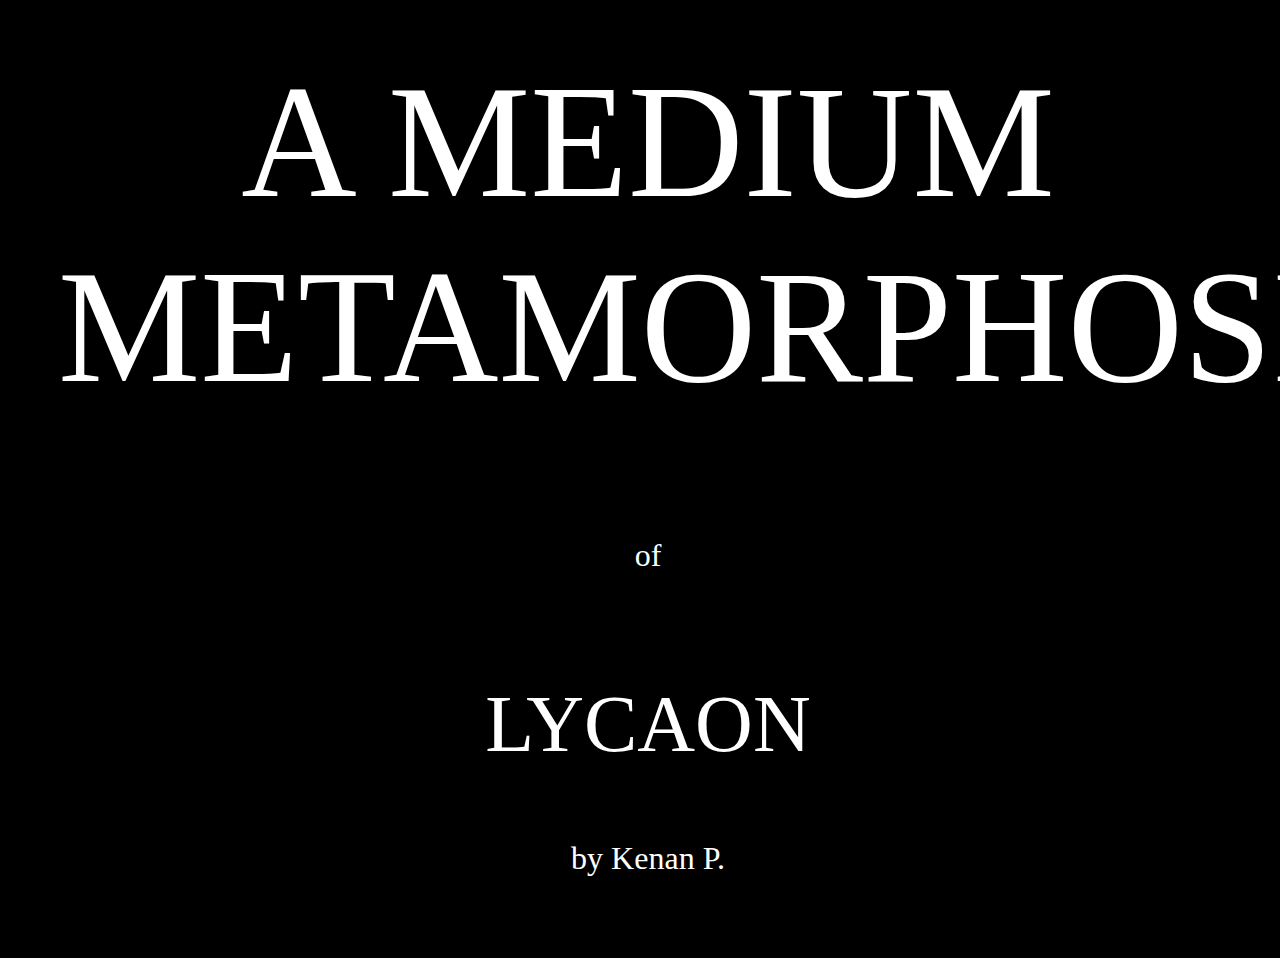
<file: index.html>
<!doctype html>
<html lang="en">

<head>
    <!-- Required meta tags -->
    <meta charset="utf-8">
    <meta name="viewport" content="width=device-width, initial-scale=1, shrink-to-fit=no">
    <meta name="apple-mobile-web-app-capable" content="yes">
    <title>Lycaon</title>

    <link rel="icon" href="">

    <!-- Link to My CSS Sheet-->
    <link rel="stylesheet" type="text/css" href="style.css">

    <!-- Link to fontawesome icons-->
    <!-- (just in case)
    <script defer src="https://use.fontawesome.com/releases/v5.3.1/js/all.js"></script>
    -->

</head> 

<body >

    <div id="background">
        <div id="bg-1" class="bg-shape"></div>
    </div>

    <p id="mobile-message">The following website is intended for view on laptop or desktop.</p>

    <div id="content">

    
    
    <p id="title" class="text">A MEDIUM </br>METAMORPHOSIS </br> <span id="of">of</span></br>  <span id="lycaon">LYCAON</span> </p>
    <p id="artist" class="text">by Kenan P.</p>
    <!-- <p id="click-to-start" class="text">CLICK TO START</p> -->

        </div>d

    <a class="next-page" href="page-1.html"></a>
    

</body>


</html>
</file>
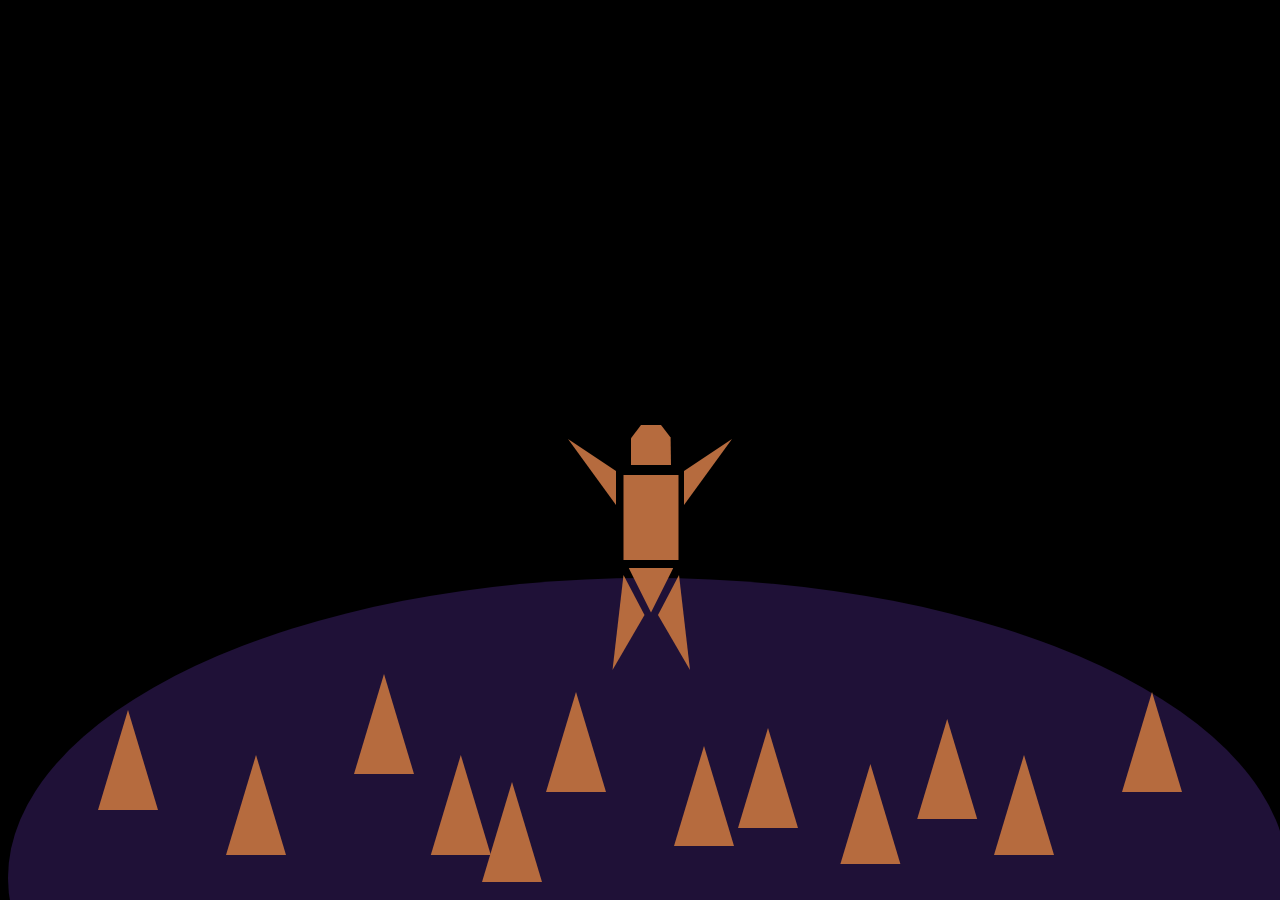
<file: page-1.html>
<!doctype html>
<html lang="en">

<head>
    <!-- Required meta tags -->
    <meta charset="utf-8">
    <meta name="viewport" content="width=device-width, initial-scale=1, shrink-to-fit=no">
    <meta name="apple-mobile-web-app-capable" content="yes">
    <title>Lycaon</title>

    <link rel="icon" href="">

    <!-- Link to My CSS Sheet-->
    <link rel="stylesheet" type="text/css" href="page-1.css">

    <!-- Link to fontawesome icons-->
    <!-- (just in case)
    <script defer src="https://use.fontawesome.com/releases/v5.3.1/js/all.js"></script>
    -->

</head> 

<body >

    <div id="background">
        <div id="bg-1" class="bg-shape"></div>
    </div>

    <div id="zeus">
        <div id="tri-1" class="triangle"></div>
        <div id="tri-2" class="triangle"></div>
        <div id="tri-3" class="triangle"></div>
        <div id="tri-4" class="triangle"></div>
        <div id="tri-5" class="triangle"></div>
        <div id="tri-6" class="triangle"></div>
        <div id="tri-7" class="triangle"></div>
    </div>

    <div id="per-1" class="triangle"></div>
    <div id="per-2" class="triangle"></div>
    <div id="per-3" class="triangle"></div>
    <div id="per-4" class="triangle"></div>
    <div id="per-5" class="triangle"></div>
    <div id="per-6" class="triangle"></div>
    <div id="per-7" class="triangle"></div>
    <div id="per-8" class="triangle"></div>
    <div id="per-9" class="triangle"></div>
    <div id="per-10" class="triangle"></div>
    <div id="per-11" class="triangle"></div>
    <div id="per-12" class="triangle"></div>
   


    <a class="next-page" href="page-2.html"></a>
</body>


</html>
</file>
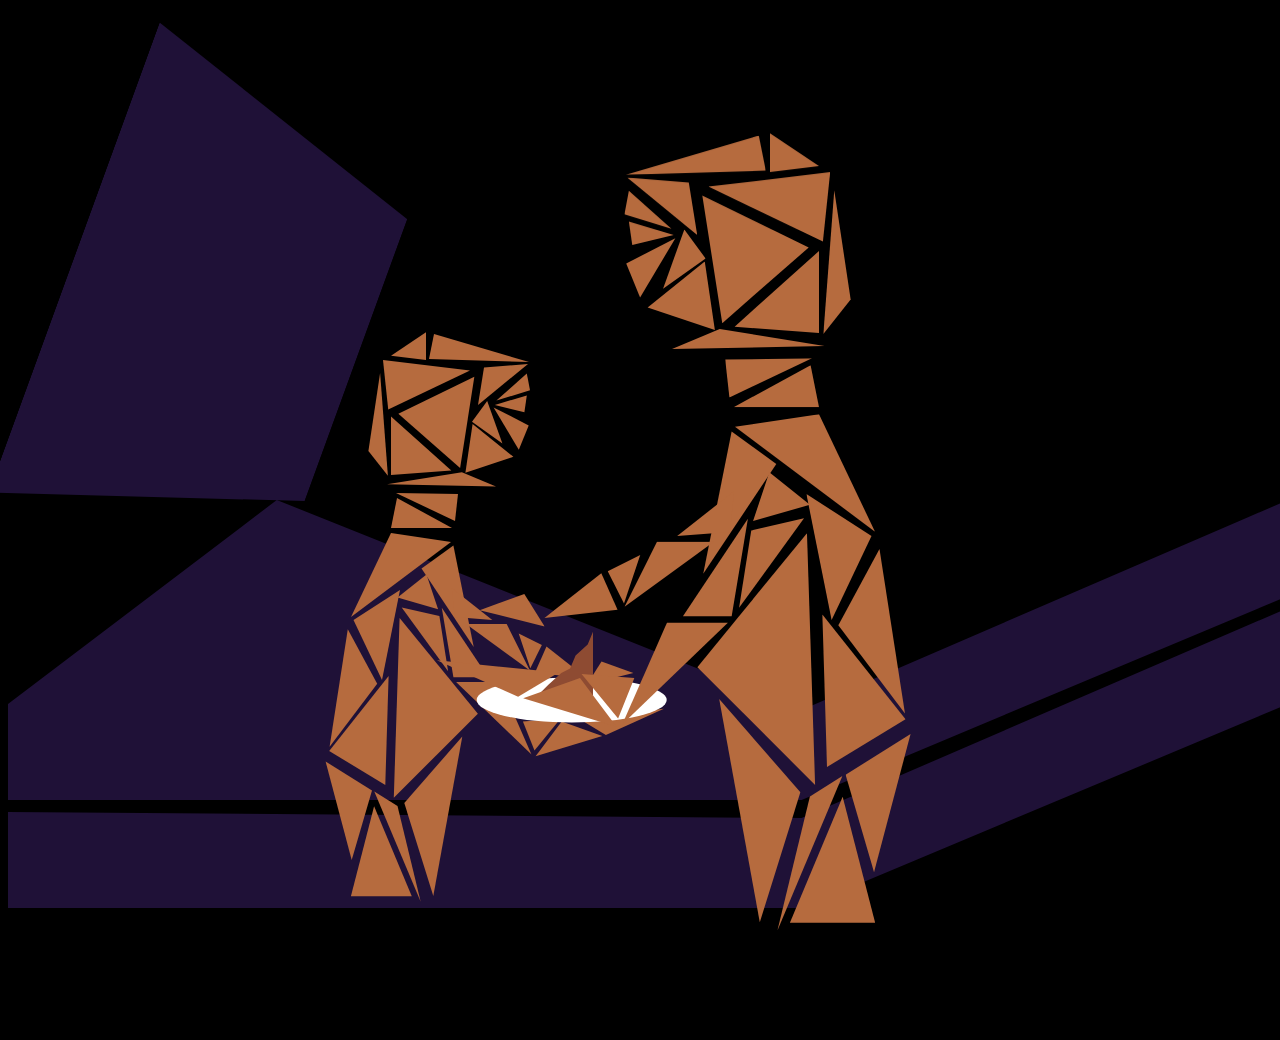
<file: page-2.html>
<!doctype html>
<html lang="en">

<head>
    <!-- Required meta tags -->
    <meta charset="utf-8">
    <meta name="viewport" content="width=device-width, initial-scale=1, shrink-to-fit=no">
    <meta name="apple-mobile-web-app-capable" content="yes">
    <title>Lycaon</title>

    <link rel="icon" href="">

    <!-- Link to My CSS Sheet-->
    <link rel="stylesheet" type="text/css" href="page-2.css">

    <!-- Link to fontawesome icons-->
    <!-- (just in case)
    <script defer src="https://use.fontawesome.com/releases/v5.3.1/js/all.js"></script>
    -->

</head> 

<body >

    <div id="background">
        <div id="bg-1" class="bg-shape"></div>
        <div id="bg-2" class="bg-shape"></div>
        <div id="bg-3" class="bg-shape"></div>
    </div>

    <div id="lycaon" class="container">
        <!-- <div class="grid-item">1</div>
        <div class="grid-item">2</div>
        <div class="grid-item">3</div>  
        <div class="grid-item">4</div>
        <div class="grid-item">5</div>
        <div class="grid-item">6</div>  
        <div class="grid-item">7</div>
        <div class="grid-item">1</div>
        <div class="grid-item">2</div>
        <div class="grid-item">3</div>  
        <div class="grid-item">4</div>
        <div class="grid-item">5</div>
        <div class="grid-item">6</div>  
        <div class="grid-item">7</div>
        <div class="grid-item">1</div>
        <div class="grid-item">2</div>
        <div class="grid-item">3</div>  
        <div class="grid-item">4</div>
        <div class="grid-item">5</div>
        <div class="grid-item">6</div>  
        <div class="grid-item">7</div>
        <div class="grid-item">1</div>
        <div class="grid-item">2</div>
        <div class="grid-item">3</div>  
        <div class="grid-item">4</div>
        <div class="grid-item">5</div>
        <div class="grid-item">6</div>  
        <div class="grid-item">7</div> -->

        <div id="tri-1" class="triangle"></div>
        <div id="tri-2" class="triangle"></div>
        <div id="tri-3" class="triangle"></div>
        <div id="tri-4" class="triangle"></div>
        <div id="tri-5" class="triangle"></div>
        <div id="tri-6" class="triangle"></div>
        <div id="tri-7" class="triangle"></div>
        <div id="tri-8" class="triangle"></div>
        <div id="tri-9" class="triangle"></div>
        <div id="tri-10" class="triangle"></div>
        <div id="tri-11" class="triangle"></div>
        <div id="tri-12" class="triangle"></div>
        <div id="tri-13" class="triangle"></div>
        <div id="tri-14" class="triangle"></div>
        <div id="tri-15" class="triangle"></div>
        <div id="tri-16" class="triangle"></div>
        <div id="tri-17" class="triangle"></div>
        <div id="tri-18" class="triangle"></div>
        <div id="tri-19" class="triangle"></div>
        <div id="tri-20" class="triangle"></div>
        <div id="tri-21" class="triangle"></div>
        <div id="tri-22" class="triangle"></div>
        <div id="tri-23" class="triangle"></div>
        <div id="tri-24" class="triangle"></div>
        <div id="tri-25" class="triangle"></div>
        <div id="tri-26" class="triangle"></div>
        <div id="tri-27" class="triangle"></div>
        <div id="tri-28" class="triangle"></div>
        <div id="tri-29" class="triangle"></div>
        <div id="tri-30" class="triangle"></div>
        <div id="tri-31" class="triangle"></div>
        <div id="tri-32" class="triangle"></div>
        <div id="tri-33" class="triangle"></div>
        <div id="tri-34" class="triangle"></div>
        <div id="tri-35" class="triangle"></div>
        <div id="tri-36" class="triangle"></div>
        <div id="tri-37" class="triangle"></div>
    </div>

    <div id="plate">
        <div id="cir-plate"></div>
        <div id="tri-food"></div>
    </div>

    <div id="zeus">
        <div id="tri-1" class="triangle"></div>
        <div id="tri-2" class="triangle"></div>
        <div id="tri-3" class="triangle"></div>
        <div id="tri-4" class="triangle"></div>
        <div id="tri-5" class="triangle"></div>
        <div id="tri-6" class="triangle"></div>
        <div id="tri-7" class="triangle"></div>
        <div id="tri-8" class="triangle"></div>
        <div id="tri-9" class="triangle"></div>
        <div id="tri-10" class="triangle"></div>
        <div id="tri-11" class="triangle"></div>
        <div id="tri-12" class="triangle"></div>
        <div id="tri-13" class="triangle"></div>
        <div id="tri-14" class="triangle"></div>
        <div id="tri-15" class="triangle"></div>
        <div id="tri-16" class="triangle"></div>
        <div id="tri-17" class="triangle"></div>
        <div id="tri-18" class="triangle"></div>
        <div id="tri-19" class="triangle"></div>
        <div id="tri-20" class="triangle"></div>
        <div id="tri-21" class="triangle"></div>
        <div id="tri-22" class="triangle"></div>
        <div id="tri-23" class="triangle"></div>
        <div id="tri-24" class="triangle"></div>
        <div id="tri-25" class="triangle"></div>
        <div id="tri-26" class="triangle"></div>
        <div id="tri-27" class="triangle"></div>
        <div id="tri-28" class="triangle"></div>
        <div id="tri-29" class="triangle"></div>
        <div id="tri-30" class="triangle"></div>
        <div id="tri-31" class="triangle"></div>
        <div id="tri-32" class="triangle"></div>
        <div id="tri-33" class="triangle"></div>
        <div id="tri-34" class="triangle"></div>
        <div id="tri-35" class="triangle"></div>
        <div id="tri-36" class="triangle"></div>
        <div id="tri-37" class="triangle"></div>
    </div>


    <a class="next-page" href="page-3.html"></a>
</body>


</html>
</file>
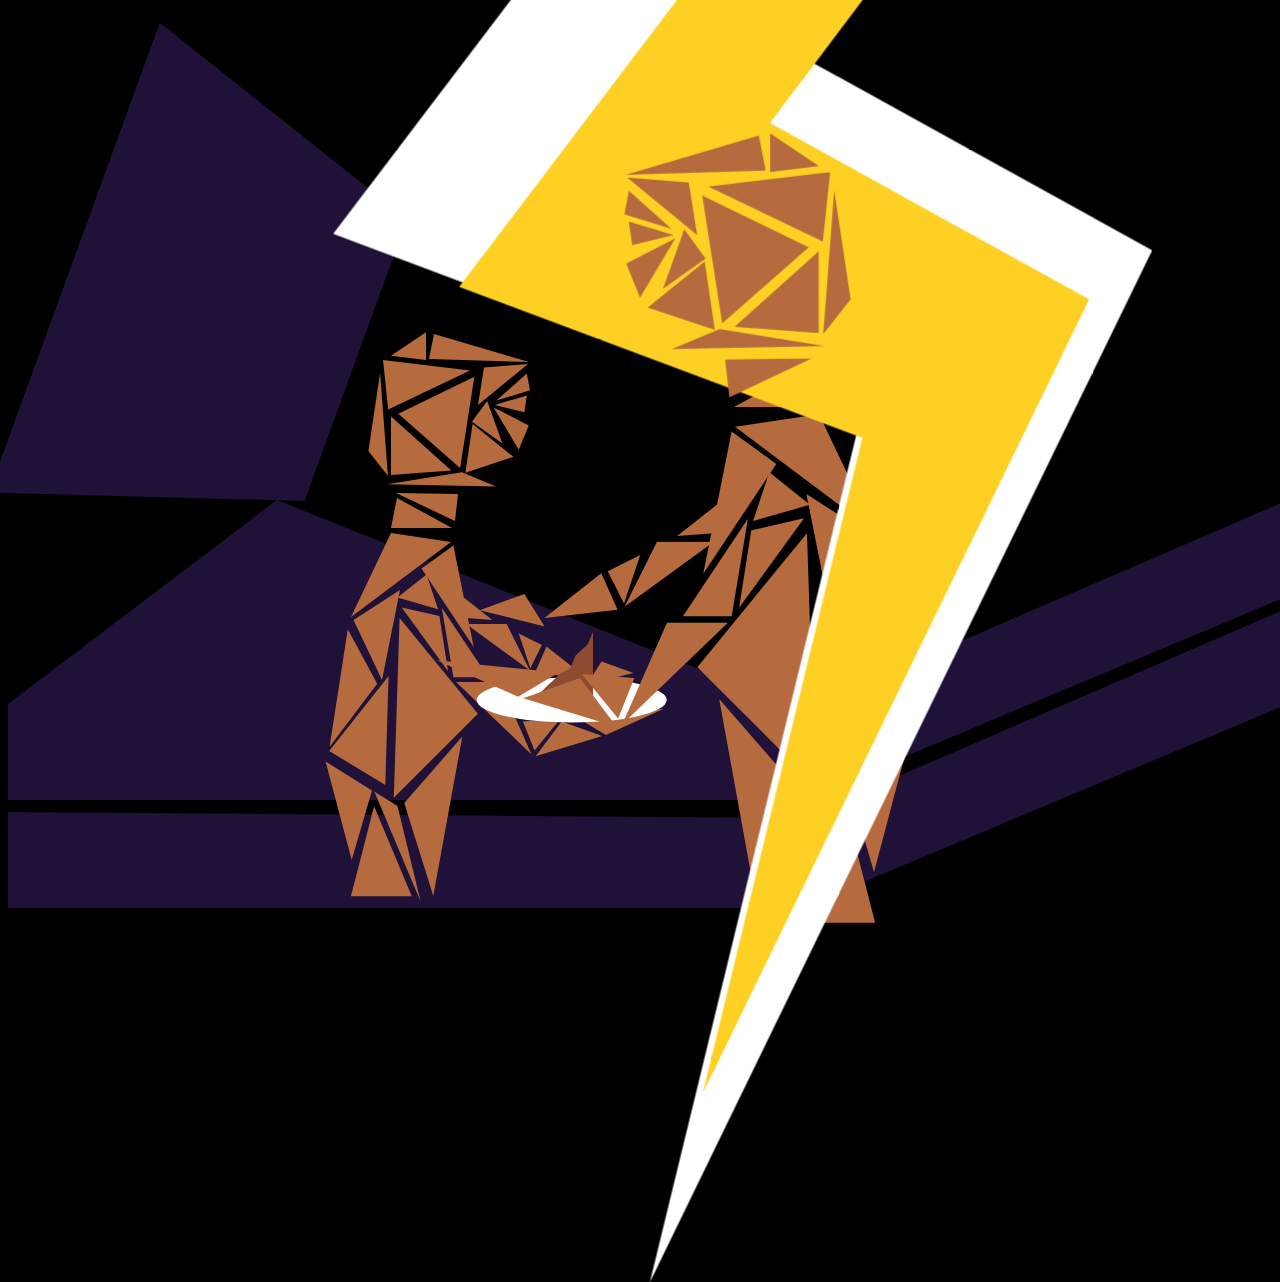
<file: page-3.html>
<!doctype html>
<html lang="en">

<head>
    <!-- Required meta tags -->
    <meta charset="utf-8">
    <meta name="viewport" content="width=device-width, initial-scale=1, shrink-to-fit=no">
    <meta name="apple-mobile-web-app-capable" content="yes">
    <title>Lycaon</title>

    <link rel="icon" href="">

    <!-- Link to My CSS Sheet-->
    <link rel="stylesheet" type="text/css" href="page-3.css">

    <!-- Link to fontawesome icons-->
    <!-- (just in case)
    <script defer src="https://use.fontawesome.com/releases/v5.3.1/js/all.js"></script>
    -->

</head> 

<body >

    <div id="background">
        <div id="bg-1" class="bg-shape"></div>
        <div id="bg-2" class="bg-shape"></div>
        <div id="bg-3" class="bg-shape"></div>
    </div>

    <div id="lycaon" class="container">
        <!-- <div class="grid-item">1</div>
        <div class="grid-item">2</div>
        <div class="grid-item">3</div>  
        <div class="grid-item">4</div>
        <div class="grid-item">5</div>
        <div class="grid-item">6</div>  
        <div class="grid-item">7</div>
        <div class="grid-item">1</div>
        <div class="grid-item">2</div>
        <div class="grid-item">3</div>  
        <div class="grid-item">4</div>
        <div class="grid-item">5</div>
        <div class="grid-item">6</div>  
        <div class="grid-item">7</div>
        <div class="grid-item">1</div>
        <div class="grid-item">2</div>
        <div class="grid-item">3</div>  
        <div class="grid-item">4</div>
        <div class="grid-item">5</div>
        <div class="grid-item">6</div>  
        <div class="grid-item">7</div>
        <div class="grid-item">1</div>
        <div class="grid-item">2</div>
        <div class="grid-item">3</div>  
        <div class="grid-item">4</div>
        <div class="grid-item">5</div>
        <div class="grid-item">6</div>  
        <div class="grid-item">7</div> -->

        <div id="tri-1" class="triangle"></div>
        <div id="tri-2" class="triangle"></div>
        <div id="tri-3" class="triangle"></div>
        <div id="tri-4" class="triangle"></div>
        <div id="tri-5" class="triangle"></div>
        <div id="tri-6" class="triangle"></div>
        <div id="tri-7" class="triangle"></div>
        <div id="tri-8" class="triangle"></div>
        <div id="tri-9" class="triangle"></div>
        <div id="tri-10" class="triangle"></div>
        <div id="tri-11" class="triangle"></div>
        <div id="tri-12" class="triangle"></div>
        <div id="tri-13" class="triangle"></div>
        <div id="tri-14" class="triangle"></div>
        <div id="tri-15" class="triangle"></div>
        <div id="tri-16" class="triangle"></div>
        <div id="tri-17" class="triangle"></div>
        <div id="tri-18" class="triangle"></div>
        <div id="tri-19" class="triangle"></div>
        <div id="tri-20" class="triangle"></div>
        <div id="tri-21" class="triangle"></div>
        <div id="tri-22" class="triangle"></div>
        <div id="tri-23" class="triangle"></div>
        <div id="tri-24" class="triangle"></div>
        <div id="tri-25" class="triangle"></div>
        <div id="tri-26" class="triangle"></div>
        <div id="tri-27" class="triangle"></div>
        <div id="tri-28" class="triangle"></div>
        <div id="tri-29" class="triangle"></div>
        <div id="tri-30" class="triangle"></div>
        <div id="tri-31" class="triangle"></div>
        <div id="tri-32" class="triangle"></div>
        <div id="tri-33" class="triangle"></div>
        <div id="tri-34" class="triangle"></div>
        <div id="tri-35" class="triangle"></div>
        <div id="tri-36" class="triangle"></div>
        <div id="tri-37" class="triangle"></div>
    </div>

    <div id="plate">
        <div id="cir-plate"></div>
        <div id="tri-food"></div>
    </div>

    

    <div id="zeus">
    
        <div id="tri-1" class="triangle z-index-25"></div>
        <div id="tri-2" class="triangle z-index-25"></div>
        <div id="tri-3" class="triangle z-index-25"></div>
        <div id="tri-4" class="triangle z-index-25"></div>
        <div id="tri-5" class="triangle z-index-25"></div>
        <div id="tri-6" class="triangle z-index-25"></div>
        <div id="tri-7" class="triangle z-index-25"></div>
        <div id="tri-8" class="triangle z-index-25"></div>
        <div id="tri-9" class="triangle z-index-25"></div>
        <div id="tri-10" class="triangle z-index-25"></div>
        <div id="tri-11" class="triangle z-index-25"></div>
        <div id="tri-12" class="triangle z-index-25"></div>
        <div id="tri-13" class="triangle z-index-25"></div>
        <div id="tri-14" class="triangle z-index-25"></div>
        <div class="lightning white-lightning z-index-15"></div>
        <div class="lightning z-index-15"></div>
        <div id="tri-15" class="triangle z-index-5"></div>
        <div id="tri-16" class="triangle z-index-5"></div>
        <div id="tri-17" class="triangle z-index-5"></div>
        <div id="tri-18" class="triangle z-index-5"></div>
        <div id="tri-19" class="triangle z-index-5"></div>
        <div id="tri-20" class="triangle z-index-5"></div>
        <div id="tri-21" class="triangle z-index-5"></div>
        <div id="tri-22" class="triangle z-index-5"></div>
        <div id="tri-23" class="triangle z-index-5"></div>
        <div id="tri-24" class="triangle z-index-5"></div>
        <div id="tri-25" class="triangle z-index-5"></div>
        <div id="tri-26" class="triangle z-index-5"></div>
        <div id="tri-27" class="triangle z-index-5"></div>
        <div id="tri-28" class="triangle z-index-5"></div>
        <div id="tri-29" class="triangle z-index-5"></div>
        <div id="tri-30" class="triangle z-index-5"></div>
        <div id="tri-31" class="triangle z-index-5"></div>
        <div id="tri-32" class="triangle z-index-5"></div>
        <div id="tri-33" class="triangle z-index-5"></div>
        <div id="tri-34" class="triangle z-index-5"></div>
        <div id="tri-35" class="triangle z-index-5"></div>
        <div id="tri-36" class="triangle z-index-5"></div>
        <div id="tri-37" class="triangle z-index-5"></div>
    </div>


    <a class="next-page" href="index.html"></a>
</body>


</html>
</file>
<file: style.css>
html{
    overflow-y: hidden;
    overflow-x: hidden;
    /* min-width: 1920px; */
     /* position: fixed;
     width: 100vw;
     height: 100vh; */
    

 }

 body{
     width: 100vw;
     height: 100vh;
     background-color: black;
 }

.next-page{
    width: 100%;
    height: 100%;
    position: fixed;
    top: 0;
    left: 0;
}

 .text{
     color: white;
     text-align: center;
     margin: 50px;
 }

 #title{
     font-size: 10rem;
 }

 #lycaon{
     font-size: 5rem;
 }

 #of{
     font-size: 2rem;
 }

 #artist{
     font-size: 2rem;
 }


 #mobile-message{
    text-align: center;
    background-color: white;
    width: 60%;
    padding: 70px 20px;
    font-size: 1.5em;
    border-radius: 20px;
    margin: 0px auto;
    display: none;
    margin-top: 50%;
 }

 @media screen and (max-width: 1200px) {
    .next-page{
      display: none;
    }

    #content{
        display: none;
    }

    #mobile-message{
        display: block;
    }
    }
  }
</file>
<file: page-1.css>
html{
    overflow-y: hidden;
    width: 1920px;
    height: 10px;;
     /* position: fixed;
     width: 100vw;
     height: 100vh; */
     background-color: black;
 }

 .next-page{
    width: 100%;
    height: 100%;
    position: fixed;
}

#background{
    width: 100%;
    height: 100%;
    position: fixed;
    margin: 0;
    padding: 0;
}

.bg-shape{
    background-color: #1f1137;
    position: absolute;
}

#bg-1{
    width: 100%;
    height: 600px;
    clip-path: ellipse(50% 50% at 50% 50%);
    bottom: -30%;
}

#zeus{
    width: 150px;
    height: 250px;
    background-color: transparent;
    margin: 0;
    padding: 0;
    position: absolute;
    left: 45%;
    bottom: 25%;
}

.triangle{
    background-color: #b66b3e;
    position: absolute;
}

#tri-1{
    width: 55px; /* 35px / 560px = 6.25%*/
    height: 85px;
    padding-bottom: 0px; /* same as width */
    /* clip-path: polygon(100% 21%, 0 88%, 100% 100%); */
    left: 50%; /* 135px / 560px = 24.107142% */
    top: 20%; /* 15px / 1120px = 1.339285%*/
    transform: translateX(-50%);
    
}

#tri-2{
    width: 40px; /* 35px / 560px = 6.25%*/
    height: 0px;
    padding-bottom: 40px; /* same as width */
    clip-path: polygon(25% 0%, 75% 0%, 99% 31%, 100% 100%, 0 100%, 0 33%);
    left: 50%; /* 135px / 560px = 24.107142% */
    top: 0%; /* 15px / 1120px = 1.339285%*/
    transform: translateX(-50%);
    
}

#tri-3{
    width: 45px; /* 35px / 560px = 6.25%*/
    height: 0px;
    padding-bottom: 45px; /* same as width */
    clip-path: polygon(50% 100%, 0 0, 100% 0);
    left: 50%; /* 135px / 560px = 24.107142% */
    top: 57%; /* 15px / 1120px = 1.339285%*/
    transform: translateX(-50%);
    
}

#tri-4{
    width: 100px; /* 35px / 560px = 6.25%*/
    height: 0px;
    padding-bottom: 100px; /* same as width */
    clip-path: polygon(37% 100%, 48% 5%, 69% 45%);
    left: 33%; /* 135px / 560px = 24.107142% */
    top: 58%; /* 15px / 1120px = 1.339285%*/
    transform: translateX(-50%);
    
}

#tri-5{
    width: 100px; /* 35px / 560px = 6.25%*/
    height: 0px;
    padding-bottom: 100px; /* same as width */
    clip-path: polygon(37% 100%, 48% 5%, 69% 45%);
    left: 67%; /* 135px / 560px = 24.107142% */
    top: 58%; /* 15px / 1120px = 1.339285%*/
    transform: translateX(-50%) rotateY(180deg);
    
}

#tri-6{
    width: 100px; /* 35px / 560px = 6.25%*/
    height: 0px;
    padding-bottom: 100px; /* same as width */
    clip-path: polygon(100% 80%, 52% 14%, 100% 46%);
    left: -40%; /* 135px / 560px = 24.107142% */
    top: 0%; /* 15px / 1120px = 1.339285%*/
}

#tri-7{
    width: 100px; /* 35px / 560px = 6.25%*/
    height: 0px;
    padding-bottom: 100px; /* same as width */
    clip-path: polygon(100% 80%, 52% 14%, 100% 46%);
    left: 72%; /* 135px / 560px = 24.107142% */
    top: 0%; /* 15px / 1120px = 1.339285%*/
    transform: rotateY(180deg);
}

#per-1{
    width: 100px;
    height: 0px;
    padding-bottom: 100px;
    clip-path: polygon(80% 100%, 20% 100%, 50% 0);
    left: 20%;
    bottom: 5%;
    transform: translateX(-50%);
}

#per-2{
    width: 100px;
    height: 0px;
    padding-bottom: 100px;
    clip-path: polygon(80% 100%, 20% 100%, 50% 0);
    left: 80%;
    bottom: 5%;
    transform: translateX(-50%);
}

#per-3{
    width: 100px;
    height: 0px;
    padding-bottom: 100px;
    clip-path: polygon(80% 100%, 20% 100%, 50% 0);
    left: 60%;
    bottom: 8%;
    transform: translateX(-50%);
}

#per-4{
    width: 100px;
    height: 0px;
    padding-bottom: 100px;
    clip-path: polygon(80% 100%, 20% 100%, 50% 0);
    left: 40%;
    bottom: 2%;
    transform: translateX(-50%);
}

#per-5{
    width: 100px;
    height: 0px;
    padding-bottom: 100px;
    clip-path: polygon(80% 100%, 20% 100%, 50% 0);
    left: 10%;
    bottom: 10%;
    transform: translateX(-50%);
}

#per-6{
    width: 100px;
    height: 0px;
    padding-bottom: 100px;
    clip-path: polygon(80% 100%, 20% 100%, 50% 0);
    left: 68%;
    bottom: 4%;
    transform: translateX(-50%);
}

#per-7{
    width: 100px;
    height: 0px;
    padding-bottom: 100px;
    clip-path: polygon(80% 100%, 20% 100%, 50% 0);
    left: 36%;
    bottom: 5%;
    transform: translateX(-50%);
}

#per-8{
    width: 100px;
    height: 0px;
    padding-bottom: 100px;
    clip-path: polygon(80% 100%, 20% 100%, 50% 0);
    left: 55%;
    bottom: 6%;
    transform: translateX(-50%);
}

#per-9{
    width: 100px;
    height: 0px;
    padding-bottom: 100px;
    clip-path: polygon(80% 100%, 20% 100%, 50% 0);
    left: 74%;
    bottom: 9%;
    transform: translateX(-50%);
}

#per-10{
    width: 100px;
    height: 0px;
    padding-bottom: 100px;
    clip-path: polygon(80% 100%, 20% 100%, 50% 0);
    left: 30%;
    bottom: 14%;
    transform: translateX(-50%);
}

#per-11{
    width: 100px;
    height: 0px;
    padding-bottom: 100px;
    clip-path: polygon(80% 100%, 20% 100%, 50% 0);
    left: 45%;
    bottom: 12%;
    transform: translateX(-50%);
}

#per-12{
    width: 100px;
    height: 0px;
    padding-bottom: 100px;
    clip-path: polygon(80% 100%, 20% 100%, 50% 0);
    left: 90%;
    bottom: 12%;
    transform: translateX(-50%);
}
</file>
<file: page-2.css>
html{
   overflow-y: hidden;
   width: 1920px;
   height: 10px;;
    /* position: fixed;
    width: 100vw;
    height: 100vh; */
    background-color: black;
}

.next-page{
    width: 100%;
    height: 100%;
    position: fixed;
}

#background{
    width: 100%;
    height: 100%;
    position: fixed;
    margin: 0;
    padding: 0;
}

.bg-shape{
    background-color: #1f1137;
    position: absolute;
}

#bg-1{
    width: 100%;
    height: 300px;
    clip-path: polygon(62% 70%, 100% 0, 100% 32%, 62% 100%, 0 100%, 0 68%);
    bottom: 0%;
}

#bg-2{
    width: 100%;
    height: 300px;
    clip-path: polygon(21% 0, 62% 70%, 100% 0%, 100% 32%, 62% 100%, 0 100%, 0 68%);
    bottom: 12%;
}

#bg-3{
    width: 500px;
    height: 500px;
    clip-path: polygon(0 0, 60% 20%, 60% 80%, 0% 100%);
    bottom: 35%;
    left: 4%;
    transform: rotate(20deg);

}

#lycaon{
    width: 560px;
    height: 590px;
    background-color: transparent;
    margin: 0;
    padding: 0;
    position: absolute;
    left: 20%;
    
    bottom: 0%;
    /*  
    width: 560px;
    height(full): 1120px 
    height(cut): 590px
    bg-color: palegoldenrod
    */
}

#zeus{
    width: 560px;
    height: 590px;
    background-color: transparent;
    margin: 0;
    padding: 0;
    position: absolute;
    right: 30%;
    bottom: 10%;
    transform: rotateY(180deg) scale(1.4);
}

.container{
    display: grid;
    grid-template-columns: 2fr 2fr 2fr 1fr;
    grid-template-rows: 1fr 1fr 1fr 1fr 1fr 1fr 1fr;
}

.grid-item {

    border: 1px solid rgba(0, 0, 0, 0.8);
}

.triangle{
    background-color: #b66b3e;
    position: absolute;
}

#tri-1{
    width: 35px; /* 35px / 560px = 6.25%*/
    height: 0;
    padding-bottom: 35px; /* same as width */
    clip-path: polygon(100% 21%, 0 88%, 100% 100%);
    left: 135px; /* 135px / 560px = 24.107142% */
    top: 15px; /* 15px / 1120px = 1.339285%*/
    
}

#tri-2{
    width: 100px; /* 100px / 560px = 17.857142%*/
    height: 0;
    padding-bottom: 100px; /* same as width */
    clip-path: polygon(5% 0%, 0 25%, 100% 28%);
    left: 173px; /* 173px / 560px = 30.892857%*/
    top: 24px; /* 24px / 1120px = 2.142857 */
    
}

#tri-3{
    width: 87px; /* filler / 560px */
    height: 0;
    padding-bottom: 87px; /* same as width */
    clip-path: polygon(0 0, 6% 57%, 100% 12%);
    left: 127px; /* filler / 560px */
    top: 50px; /* filler / 1120px */
    
}

#tri-4{
    width: 50px; /* filler / 560px */
    height: 0;
    padding-bottom: 50px; /* same as width */
    clip-path: polygon(0 100%, 12% 25%, 100% 18%);
    left: 222px; /* filler / 560px */
    top: 45px; /* filler / 1120px */
    
}    

#tri-5{
    width: 95px; /* filler / 560px */
    height: 0;
    padding-bottom: 95px; /* same as width */
    clip-path: polygon(13% 43%, 93% 4%, 78% 100%);
    left: 130px; /* filler / 560px */
    top: 63px; /* filler / 1120px */
    
}

#tri-6{
    width: 130px; /* filler / 560px */
    height: 0;
    padding-bottom: 130px; /* same as width */
    clip-path: polygon(48% 70%, 57% 10%, 63% 89%);
    left: 50px; /* filler / 560px */
    top: 50px; /* filler / 1120px */
    
}

#tri-7{
    width: 90px; /* filler / 560px */
    height: 0;
    padding-bottom: 90px; /* same as width */
    clip-path: polygon(0 100%, 0 35%, 67% 95%);
    left: 135px; /* filler / 560px */
    top: 75px; /* filler / 1120px */
    
}

#tri-8{
    width: 110px; /* filler / 560px */
    height: 0;
    padding-bottom: 110px; /* same as width */
    clip-path: polygon(1% 63%, 69% 52%, 100% 65%);
    left: 130px; /* filler / 560px */
    top: 105px; /* filler / 1120px */
    
}

#tri-9{
    width: 80px; /* filler / 560px */
    height: 0;
    padding-bottom: 80px; /* same as width */
    clip-path: polygon(27% 30%, 18% 91%, 78% 71%);
    left: 195px; /* filler / 560px */
    top: 90px; /* filler / 1120px */
    
}

#tri-10{
    width: 80px; /* filler / 560px */
    height: 0;
    padding-bottom: 80px; /* same as width */
    clip-path: polygon(51% 13%, 13% 47%, 55% 34%);
    left: 230px; /* filler / 560px */
    top: 53px; /* filler / 1120px */
    
}

#tri-11{
    width: 80px; /* filler / 560px */
    height: 0;
    padding-bottom: 80px; /* same as width */
    clip-path: polygon(51% 13%, 11% 25%, 48% 34%);
    left: 230px; /* filler / 560px */
    top: 75px; /* filler / 1120px */
    
}

#tri-12{
    width: 90px; /* filler / 560px */
    height: 0;
    padding-bottom: 90px; /* same as width */
    clip-path: polygon(53% 36%, 14% 16%, 42% 63%);
    left: 225px; /* filler / 560px */
    top: 83px; /* filler / 1120px */
    
}

#tri-13{
    width: 80px; /* filler / 560px */
    height: 0;
    padding-bottom: 80px; /* same as width */
    clip-path: polygon(39% 20%, 20% 46%, 58% 73%);
    left: 200px; /* filler / 560px */
    top: 75px; /* filler / 1120px */
    
}

#tri-14{
    width: 100px; /* filler / 560px */
    height: 0;
    padding-bottom: 100px; /* same as width */
    clip-path: polygon(62% 21%, 0 20%, 59% 48%);
    left: 140px; /* filler / 560px */
    top: 163px; /* filler / 1120px */
    
}

#tri-15{
    width: 100px; /* filler / 560px */
    height: 0;
    padding-bottom: 100px; /* same as width */
    clip-path: polygon(61% 55%, 0 55%, 6% 25%);
    left: 135px; /* filler / 560px */
    top: 163px; /* filler / 1120px */
    
}

#tri-16{
    width: 100px; /* filler / 560px */
    height: 0;
    padding-bottom: 100px; /* same as width */
    clip-path: polygon(40% 13%, 0 97%, 100% 22%);
    left: 95px; /* filler / 560px */
    top: 210px; /* filler / 1120px */
    
}

#tri-17{
    width: 150px; /* filler / 560px */
    height: 0;
    padding-bottom: 150px; /* same as width */
    clip-path: polygon(25% 40%, 44% 80%, 56% 20%);
    left: 60px; /* filler / 560px */
    top: 250px; /* filler / 1120px */
    
}

#tri-18{
    width: 140px; /* filler / 560px */
    height: 0;
    padding-bottom: 140px; /* same as width */
    clip-path: polygon(58% 42%, 24% 87%, 37% 3%);
    left: 40px; /* filler / 560px */
    top: 315px; /* filler / 1120px */
    
}

#tri-19{
    width: 110px; /* filler / 560px */
    height: 0;
    padding-bottom: 110px; /* same as width */
    clip-path: polygon(63% 100%, 12% 69%, 66% 1%);
    left: 60px; /* filler / 560px */
    top: 365px; /* filler / 1120px */
    
}

#tri-20{
    width: 290px; /* filler / 560px */
    height: 0;
    padding-bottom: 290px; /* same as width */
    clip-path: polygon(32% 82%, 61% 53%, 34% 20%);
    left: 45px; /* filler / 560px */
    top: 250px; /* filler / 1120px */
    
}

#tri-21{
    width: 290px; /* filler / 560px */
    height: 0;
    padding-bottom: 290px; /* same as width */
    clip-path: polygon(46% 26%, 35% 34%, 53% 61%);
    left: 64px; /* filler / 560px */
    top: 160px; /* filler / 1120px */
    
}

#tri-22{
    width: 290px; /* filler / 560px */
    height: 0;
    padding-bottom: 290px; /* same as width */
    clip-path: polygon(33% 39%, 34% 49%, 47% 50%);
    left: 100px; /* filler / 560px */
    top: 165px; /* filler / 1120px */
    
}

#tri-23{
    width: 290px; /* filler / 560px */
    height: 0;
    padding-bottom: 290px; /* same as width */
    clip-path: polygon(45% 36%, 35% 44%, 49% 48%);
    left: 40px; /* filler / 560px */
    top: 160px; /* filler / 1120px */
    
}

#tri-24{
    width: 290px; /* filler / 560px */
    height: 0;
    padding-bottom: 290px; /* same as width */
    clip-path: polygon(46% 9%, 33% 6%, 49% 28%);
    left: 50px; /* filler / 560px */
    top: 280px; /* filler / 1120px */
}

#tri-25{
    width: 290px; /* filler / 560px */
    height: 0;
    padding-bottom: 290px; /* same as width */
    clip-path: polygon(26% 37%, 22% 13%, 38% 37%);
    left: 122px; /* filler / 560px */
    top: 260px; /* filler / 1120px */
}

#tri-26{
    width: 290px; /* filler / 560px */
    height: 0;
    padding-bottom: 290px; /* same as width */
    clip-path: polygon(45% 86%, 19% 61%, 34% 61%);
    left: 145px; /* filler / 560px */
    top: 195px; /* filler / 1120px */
}

#tri-27{
    width: 290px; /* filler / 560px */
    height: 0;
    padding-bottom: 290px; /* same as width */
    clip-path: polygon(35% 76%, 31% 66%, 44% 65%);
    left: 177px; /* filler / 560px */
    top: 220px; /* filler / 1120px */
}

#tri-28{
    width: 290px; /* filler / 560px */
    height: 0;
    padding-bottom: 290px; /* same as width */
    clip-path: polygon(24% 78%, 33% 66%, 47% 71%);
    left: 210px; /* filler / 560px */
    top: 220px; /* filler / 1120px */
}

#tri-29{
    width: 290px; /* filler / 560px */
    height: 0;
    padding-bottom: 290px; /* same as width */
    clip-path: polygon(31% 81%, 21% 75%, 51% 72%);
    left: 260px; /* filler / 560px */
    top: 190px; /* filler / 1120px */
}

#tri-30{
    width: 290px; /* filler / 560px */
    height: 0;
    padding-bottom: 290px; /* same as width */
    clip-path: polygon(41% 95%, 19% 79%, 33% 79%);
    left: 155px; /* filler / 560px */
    top: 85px; /* filler / 1120px */
}

#tri-31{
    width: 290px; /* filler / 560px */
    height: 0;
    padding-bottom: 290px; /* same as width */
    clip-path: polygon(37% 77%, 33% 65%, 41% 69%);
    left: 167px; /* filler / 560px */
    top: 135px; /* filler / 1120px */
}

#tri-32{
    width: 290px; /* filler / 560px */
    height: 0;
    padding-bottom: 290px; /* same as width */
    clip-path: polygon(41% 83%, 45% 74%, 59% 85%);
    left: 160px; /* filler / 560px */
    top: 122px; /* filler / 1120px */
}
#tri-33{
    width: 290px; /* filler / 560px */
    height: 0;
    padding-bottom: 290px; /* same as width */
    clip-path: polygon(40% 74%, 45% 66%, 56% 70%);
    left: 215px; /* filler / 560px */
    top: 160px; /* filler / 1120px */
}

#tri-34{
    width: 290px; /* filler / 560px */
    height: 0;
    padding-bottom: 290px; /* same as width */
    clip-path: polygon(47% 16%, 27% 39%, 37% 71%);
    left: 70px; /* filler / 560px */
    top: 380px; /* filler / 1120px */
}

#tri-35{
    width: 290px; /* filler / 560px */
    height: 0;
    padding-bottom: 290px; /* same as width */
    clip-path: polygon(35% 40%, 27% 35%, 43% 73%);
    left: 40px; /* filler / 560px */
    top: 380px; /* filler / 1120px */
}

#tri-36{
    width: 290px; /* filler / 560px */
    height: 0;
    padding-bottom: 290px; /* same as width */
    clip-path: polygon(40% 45%, 24% 35%, 33% 69%);
    left: 0px; /* filler / 560px */
    top: 350px; /* filler / 1120px */
}

#tri-37{
    width: 290px; /* filler / 560px */
    height: 0;
    padding-bottom: 290px; /* same as width */
    clip-path: polygon(52% 78%, 39% 47%, 31% 78%);
    left: 5px; /* filler / 560px */
    top: 360px; /* filler / 1120px */
}

#plate{
    width: 200px;
    height: 200px;
    background-color: transparent;
    position: absolute;
    left: 39%;
    bottom: 15%;

}

#cir-plate{
    width: 250px;
    height: 0;
    padding-bottom: 250px;
    clip-path: ellipse(38% 9% at 49% 46%);
    background-color: white;
    position: absolute;
    top: 10%;
    left: -25%;

}

#tri-food{
    width: 110px;
    height: 0;
    padding-bottom: 110px;
    clip-path: polygon(79% 76%, 84% 64%, 95% 54%, 100% 42%, 100% 100%, 50% 100%, 59% 91%, 71% 80%);
    background-color: #8e4b32;
    position: absolute;
    top: 10%;
    left: -8%;
}
</file>
<file: page-3.css>
html{
    overflow-y: hidden;
    min-width: 1920px;
     /* position: fixed;
     width: 100vw;
     height: 100vh; */
     background-color: black;

 }

 body{
     width: 100%;
     height: 100%;
 }

 .z-index-50{
     z-index: 50;
 }

 .z-index-25{
     z-index: 25;
 }

 .z-index-15{
     z-index: 15;
 }

 .z-index-5{
     z-index: 5;
 }
 
 .next-page{
     width: 100%;
     height: 100%;
     position: fixed;
 }

 .lightning{
     width: 600px;
     height: 100vh;
     position: fixed;
     background-color: #fdd023;
    clip-path: polygon(63% 0, 37% 23%, 75% 37%, 29% 100%, 48% 48%, 0 36%, 41% 0);
    right: 30%;
    bottom: -20%;
    transform: rotateY(180deg) scale(1);
 }

.white-lightning{
    transform: rotateY(180deg) scale(1.3);
    background-color: white;
}
 
 #background{
     width: 100%;
     height: 100%;
     position: fixed;
     margin: 0;
     padding: 0;
 }
 
 .bg-shape{
     background-color: #1f1137;
     position: absolute;
 }
 
 #bg-1{
     width: 100%;
     height: 300px;
     clip-path: polygon(62% 70%, 100% 0, 100% 32%, 62% 100%, 0 100%, 0 68%);
     bottom: 0%;
 }
 
 #bg-2{
     width: 100%;
     height: 300px;
     clip-path: polygon(21% 0, 62% 70%, 100% 0%, 100% 32%, 62% 100%, 0 100%, 0 68%);
     bottom: 12%;
 }
 
 #bg-3{
     width: 500px;
     height: 500px;
     clip-path: polygon(0 0, 60% 20%, 60% 80%, 0% 100%);
     bottom: 35%;
     left: 4%;
     transform: rotate(20deg);
 
 }
 
 #lycaon{
     width: 560px;
     height: 590px;
     background-color: transparent;
     margin: 0;
     padding: 0;
     position: absolute;
     left: 20%;
     
     bottom: 0%;
     /*  
     width: 560px;
     height(full): 1120px 
     height(cut): 590px
     bg-color: palegoldenrod
     */
 }
 
 #zeus{
     width: 560px;
     height: 590px;
     background-color: transparent;
     margin: 0;
     padding: 0;
     position: absolute;
     right: 30%;
     bottom: 10%;
     transform: rotateY(180deg) scale(1.4);
 }
 
 .container{
     display: grid;
     grid-template-columns: 2fr 2fr 2fr 1fr;
     grid-template-rows: 1fr 1fr 1fr 1fr 1fr 1fr 1fr;
 }
 
 .grid-item {
 
     border: 1px solid rgba(0, 0, 0, 0.8);
 }
 
 .triangle{
     background-color: #b66b3e;
     position: absolute;
 }
 
 #tri-1{
     width: 35px; /* 35px / 560px = 6.25%*/
     height: 0;
     padding-bottom: 35px; /* same as width */
     clip-path: polygon(100% 21%, 0 88%, 100% 100%);
     left: 135px; /* 135px / 560px = 24.107142% */
     top: 15px; /* 15px / 1120px = 1.339285%*/
     
 }
 
 #tri-2{
     width: 100px; /* 100px / 560px = 17.857142%*/
     height: 0;
     padding-bottom: 100px; /* same as width */
     clip-path: polygon(5% 0%, 0 25%, 100% 28%);
     left: 173px; /* 173px / 560px = 30.892857%*/
     top: 24px; /* 24px / 1120px = 2.142857 */
     
 }
 
 #tri-3{
     width: 87px; /* filler / 560px */
     height: 0;
     padding-bottom: 87px; /* same as width */
     clip-path: polygon(0 0, 6% 57%, 100% 12%);
     left: 127px; /* filler / 560px */
     top: 50px; /* filler / 1120px */
     
 }
 
 #tri-4{
     width: 50px; /* filler / 560px */
     height: 0;
     padding-bottom: 50px; /* same as width */
     clip-path: polygon(0 100%, 12% 25%, 100% 18%);
     left: 222px; /* filler / 560px */
     top: 45px; /* filler / 1120px */
     
 }    
 
 #tri-5{
     width: 95px; /* filler / 560px */
     height: 0;
     padding-bottom: 95px; /* same as width */
     clip-path: polygon(13% 43%, 93% 4%, 78% 100%);
     left: 130px; /* filler / 560px */
     top: 63px; /* filler / 1120px */
     
 }
 
 #tri-6{
     width: 130px; /* filler / 560px */
     height: 0;
     padding-bottom: 130px; /* same as width */
     clip-path: polygon(48% 70%, 57% 10%, 63% 89%);
     left: 50px; /* filler / 560px */
     top: 50px; /* filler / 1120px */
     
 }
 
 #tri-7{
     width: 90px; /* filler / 560px */
     height: 0;
     padding-bottom: 90px; /* same as width */
     clip-path: polygon(0 100%, 0 35%, 67% 95%);
     left: 135px; /* filler / 560px */
     top: 75px; /* filler / 1120px */
     
 }
 
 #tri-8{
     width: 110px; /* filler / 560px */
     height: 0;
     padding-bottom: 110px; /* same as width */
     clip-path: polygon(1% 63%, 69% 52%, 100% 65%);
     left: 130px; /* filler / 560px */
     top: 105px; /* filler / 1120px */
     
 }
 
 #tri-9{
     width: 80px; /* filler / 560px */
     height: 0;
     padding-bottom: 80px; /* same as width */
     clip-path: polygon(27% 30%, 18% 91%, 78% 71%);
     left: 195px; /* filler / 560px */
     top: 90px; /* filler / 1120px */
     
 }
 
 #tri-10{
     width: 80px; /* filler / 560px */
     height: 0;
     padding-bottom: 80px; /* same as width */
     clip-path: polygon(51% 13%, 13% 47%, 55% 34%);
     left: 230px; /* filler / 560px */
     top: 53px; /* filler / 1120px */
     
 }
 
 #tri-11{
     width: 80px; /* filler / 560px */
     height: 0;
     padding-bottom: 80px; /* same as width */
     clip-path: polygon(51% 13%, 11% 25%, 48% 34%);
     left: 230px; /* filler / 560px */
     top: 75px; /* filler / 1120px */
     
 }
 
 #tri-12{
     width: 90px; /* filler / 560px */
     height: 0;
     padding-bottom: 90px; /* same as width */
     clip-path: polygon(53% 36%, 14% 16%, 42% 63%);
     left: 225px; /* filler / 560px */
     top: 83px; /* filler / 1120px */
     
 }
 
 #tri-13{
     width: 80px; /* filler / 560px */
     height: 0;
     padding-bottom: 80px; /* same as width */
     clip-path: polygon(39% 20%, 20% 46%, 58% 73%);
     left: 200px; /* filler / 560px */
     top: 75px; /* filler / 1120px */
     
 }
 
 #tri-14{
     width: 100px; /* filler / 560px */
     height: 0;
     padding-bottom: 100px; /* same as width */
     clip-path: polygon(62% 21%, 0 20%, 59% 48%);
     left: 140px; /* filler / 560px */
     top: 163px; /* filler / 1120px */
     
 }
 
 #tri-15{
     width: 100px; /* filler / 560px */
     height: 0;
     padding-bottom: 100px; /* same as width */
     clip-path: polygon(61% 55%, 0 55%, 6% 25%);
     left: 135px; /* filler / 560px */
     top: 163px; /* filler / 1120px */
     
 }
 
 #tri-16{
     width: 100px; /* filler / 560px */
     height: 0;
     padding-bottom: 100px; /* same as width */
     clip-path: polygon(40% 13%, 0 97%, 100% 22%);
     left: 95px; /* filler / 560px */
     top: 210px; /* filler / 1120px */
     
 }
 
 #tri-17{
     width: 150px; /* filler / 560px */
     height: 0;
     padding-bottom: 150px; /* same as width */
     clip-path: polygon(25% 40%, 44% 80%, 56% 20%);
     left: 60px; /* filler / 560px */
     top: 250px; /* filler / 1120px */
     
 }
 
 #tri-18{
     width: 140px; /* filler / 560px */
     height: 0;
     padding-bottom: 140px; /* same as width */
     clip-path: polygon(58% 42%, 24% 87%, 37% 3%);
     left: 40px; /* filler / 560px */
     top: 315px; /* filler / 1120px */
     
 }
 
 #tri-19{
     width: 110px; /* filler / 560px */
     height: 0;
     padding-bottom: 110px; /* same as width */
     clip-path: polygon(63% 100%, 12% 69%, 66% 1%);
     left: 60px; /* filler / 560px */
     top: 365px; /* filler / 1120px */
     
 }
 
 #tri-20{
     width: 290px; /* filler / 560px */
     height: 0;
     padding-bottom: 290px; /* same as width */
     clip-path: polygon(32% 82%, 61% 53%, 34% 20%);
     left: 45px; /* filler / 560px */
     top: 250px; /* filler / 1120px */
     
 }
 
 #tri-21{
     width: 290px; /* filler / 560px */
     height: 0;
     padding-bottom: 290px; /* same as width */
     clip-path: polygon(46% 26%, 35% 34%, 53% 61%);
     left: 64px; /* filler / 560px */
     top: 160px; /* filler / 1120px */
     
 }
 
 #tri-22{
     width: 290px; /* filler / 560px */
     height: 0;
     padding-bottom: 290px; /* same as width */
     clip-path: polygon(33% 39%, 34% 49%, 47% 50%);
     left: 100px; /* filler / 560px */
     top: 165px; /* filler / 1120px */
     
 }
 
 #tri-23{
     width: 290px; /* filler / 560px */
     height: 0;
     padding-bottom: 290px; /* same as width */
     clip-path: polygon(45% 36%, 35% 44%, 49% 48%);
     left: 40px; /* filler / 560px */
     top: 160px; /* filler / 1120px */
     
 }
 
 #tri-24{
     width: 290px; /* filler / 560px */
     height: 0;
     padding-bottom: 290px; /* same as width */
     clip-path: polygon(46% 9%, 33% 6%, 49% 28%);
     left: 50px; /* filler / 560px */
     top: 280px; /* filler / 1120px */
 }
 
 #tri-25{
     width: 290px; /* filler / 560px */
     height: 0;
     padding-bottom: 290px; /* same as width */
     clip-path: polygon(26% 37%, 22% 13%, 38% 37%);
     left: 122px; /* filler / 560px */
     top: 260px; /* filler / 1120px */
 }
 
 #tri-26{
     width: 290px; /* filler / 560px */
     height: 0;
     padding-bottom: 290px; /* same as width */
     clip-path: polygon(45% 86%, 19% 61%, 34% 61%);
     left: 145px; /* filler / 560px */
     top: 195px; /* filler / 1120px */
 }
 
 #tri-27{
     width: 290px; /* filler / 560px */
     height: 0;
     padding-bottom: 290px; /* same as width */
     clip-path: polygon(35% 76%, 31% 66%, 44% 65%);
     left: 177px; /* filler / 560px */
     top: 220px; /* filler / 1120px */
 }
 
 #tri-28{
     width: 290px; /* filler / 560px */
     height: 0;
     padding-bottom: 290px; /* same as width */
     clip-path: polygon(24% 78%, 33% 66%, 47% 71%);
     left: 210px; /* filler / 560px */
     top: 220px; /* filler / 1120px */
 }
 
 #tri-29{
     width: 290px; /* filler / 560px */
     height: 0;
     padding-bottom: 290px; /* same as width */
     clip-path: polygon(31% 81%, 21% 75%, 51% 72%);
     left: 260px; /* filler / 560px */
     top: 190px; /* filler / 1120px */
 }
 
 #tri-30{
     width: 290px; /* filler / 560px */
     height: 0;
     padding-bottom: 290px; /* same as width */
     clip-path: polygon(41% 95%, 19% 79%, 33% 79%);
     left: 155px; /* filler / 560px */
     top: 85px; /* filler / 1120px */
 }
 
 #tri-31{
     width: 290px; /* filler / 560px */
     height: 0;
     padding-bottom: 290px; /* same as width */
     clip-path: polygon(37% 77%, 33% 65%, 41% 69%);
     left: 167px; /* filler / 560px */
     top: 135px; /* filler / 1120px */
 }
 
 #tri-32{
     width: 290px; /* filler / 560px */
     height: 0;
     padding-bottom: 290px; /* same as width */
     clip-path: polygon(41% 83%, 45% 74%, 59% 85%);
     left: 160px; /* filler / 560px */
     top: 122px; /* filler / 1120px */
 }
 #tri-33{
     width: 290px; /* filler / 560px */
     height: 0;
     padding-bottom: 290px; /* same as width */
     clip-path: polygon(40% 74%, 45% 66%, 56% 70%);
     left: 215px; /* filler / 560px */
     top: 160px; /* filler / 1120px */
 }
 
 #tri-34{
     width: 290px; /* filler / 560px */
     height: 0;
     padding-bottom: 290px; /* same as width */
     clip-path: polygon(47% 16%, 27% 39%, 37% 71%);
     left: 70px; /* filler / 560px */
     top: 380px; /* filler / 1120px */
 }
 
 #tri-35{
     width: 290px; /* filler / 560px */
     height: 0;
     padding-bottom: 290px; /* same as width */
     clip-path: polygon(35% 40%, 27% 35%, 43% 73%);
     left: 40px; /* filler / 560px */
     top: 380px; /* filler / 1120px */
 }
 
 #tri-36{
     width: 290px; /* filler / 560px */
     height: 0;
     padding-bottom: 290px; /* same as width */
     clip-path: polygon(40% 45%, 24% 35%, 33% 69%);
     left: 0px; /* filler / 560px */
     top: 350px; /* filler / 1120px */
 }
 
 #tri-37{
     width: 290px; /* filler / 560px */
     height: 0;
     padding-bottom: 290px; /* same as width */
     clip-path: polygon(52% 78%, 39% 47%, 31% 78%);
     left: 5px; /* filler / 560px */
     top: 360px; /* filler / 1120px */
 }
 
 #plate{
     width: 200px;
     height: 200px;
     background-color: transparent;
     position: absolute;
     left: 39%;
     bottom: 15%;
 
 }
 
 #cir-plate{
     width: 250px;
     height: 0;
     padding-bottom: 250px;
     clip-path: ellipse(38% 9% at 49% 46%);
     background-color: white;
     position: absolute;
     top: 10%;
     left: -25%;
 
 }
 
 #tri-food{
     width: 110px;
     height: 0;
     padding-bottom: 110px;
     clip-path: polygon(79% 76%, 84% 64%, 95% 54%, 100% 42%, 100% 100%, 50% 100%, 59% 91%, 71% 80%);
     background-color: #8e4b32;
     position: absolute;
     top: 10%;
     left: -8%;
 }
</file>
